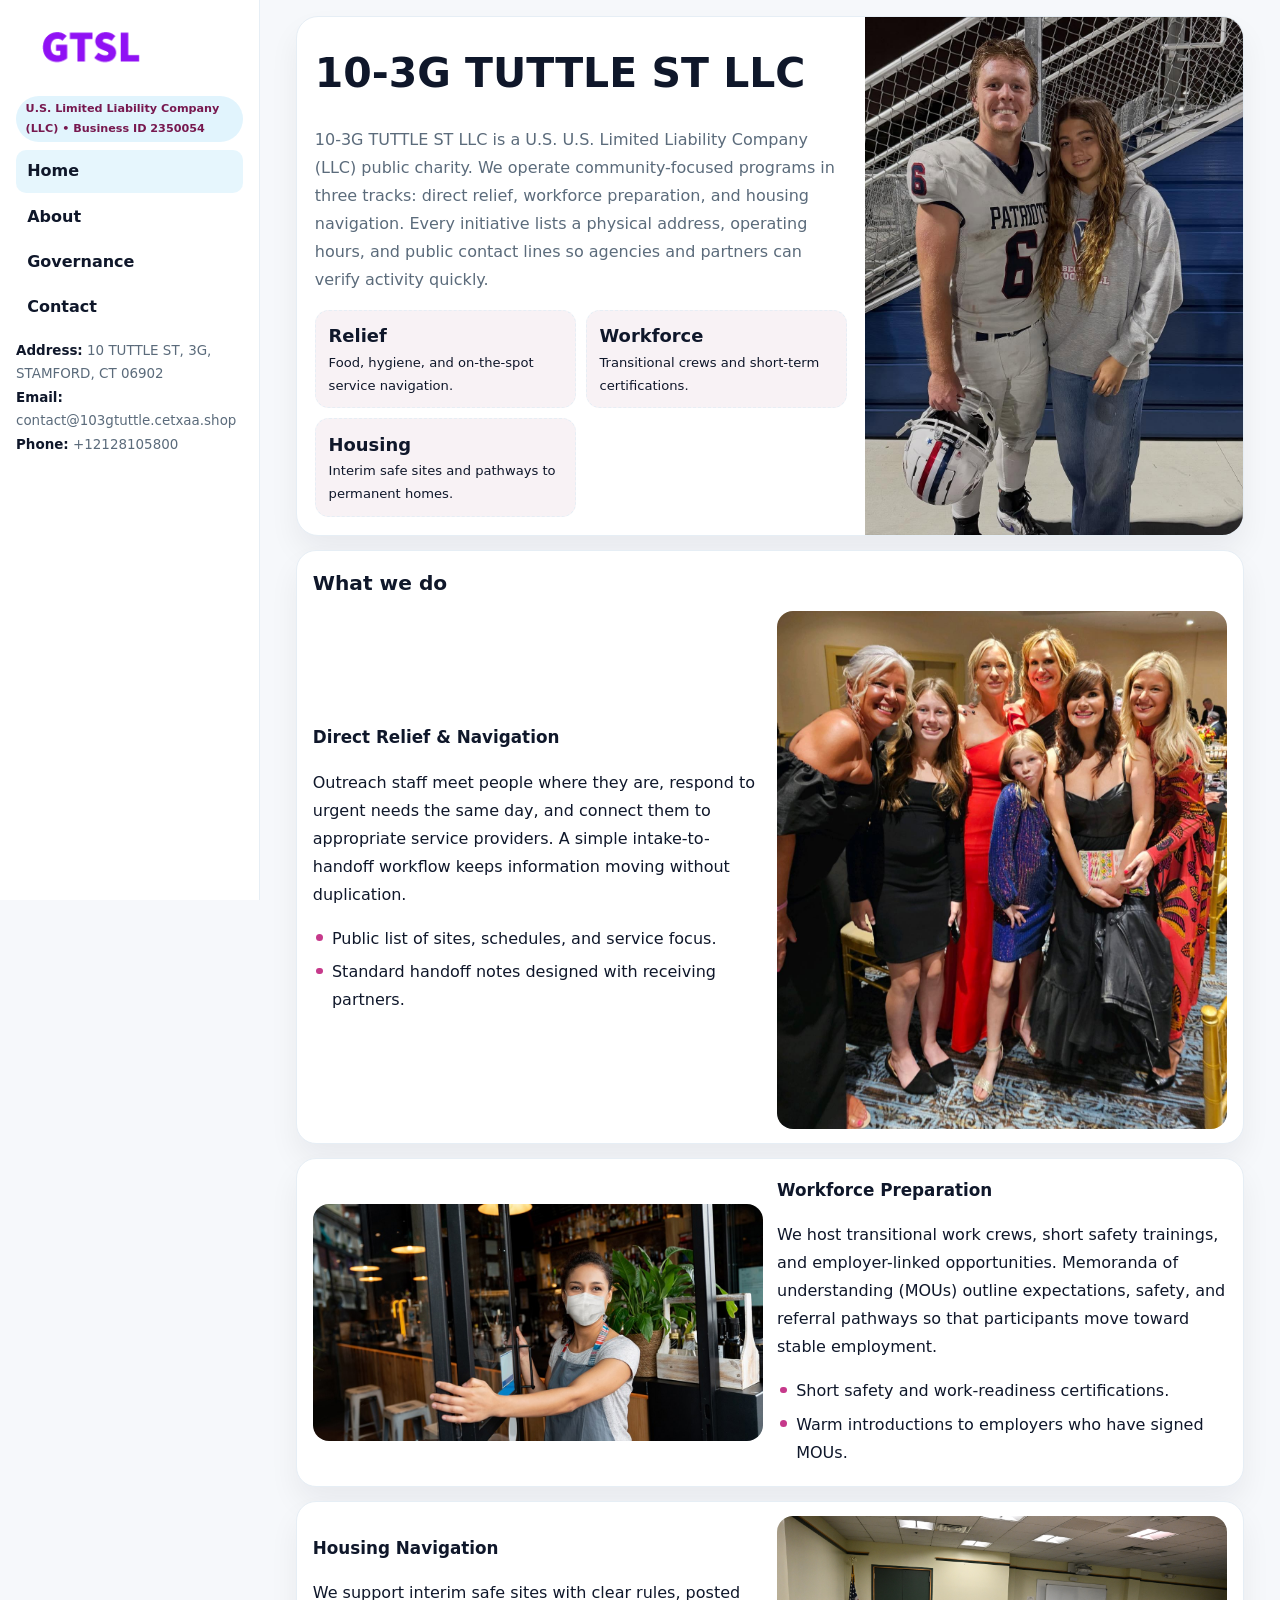
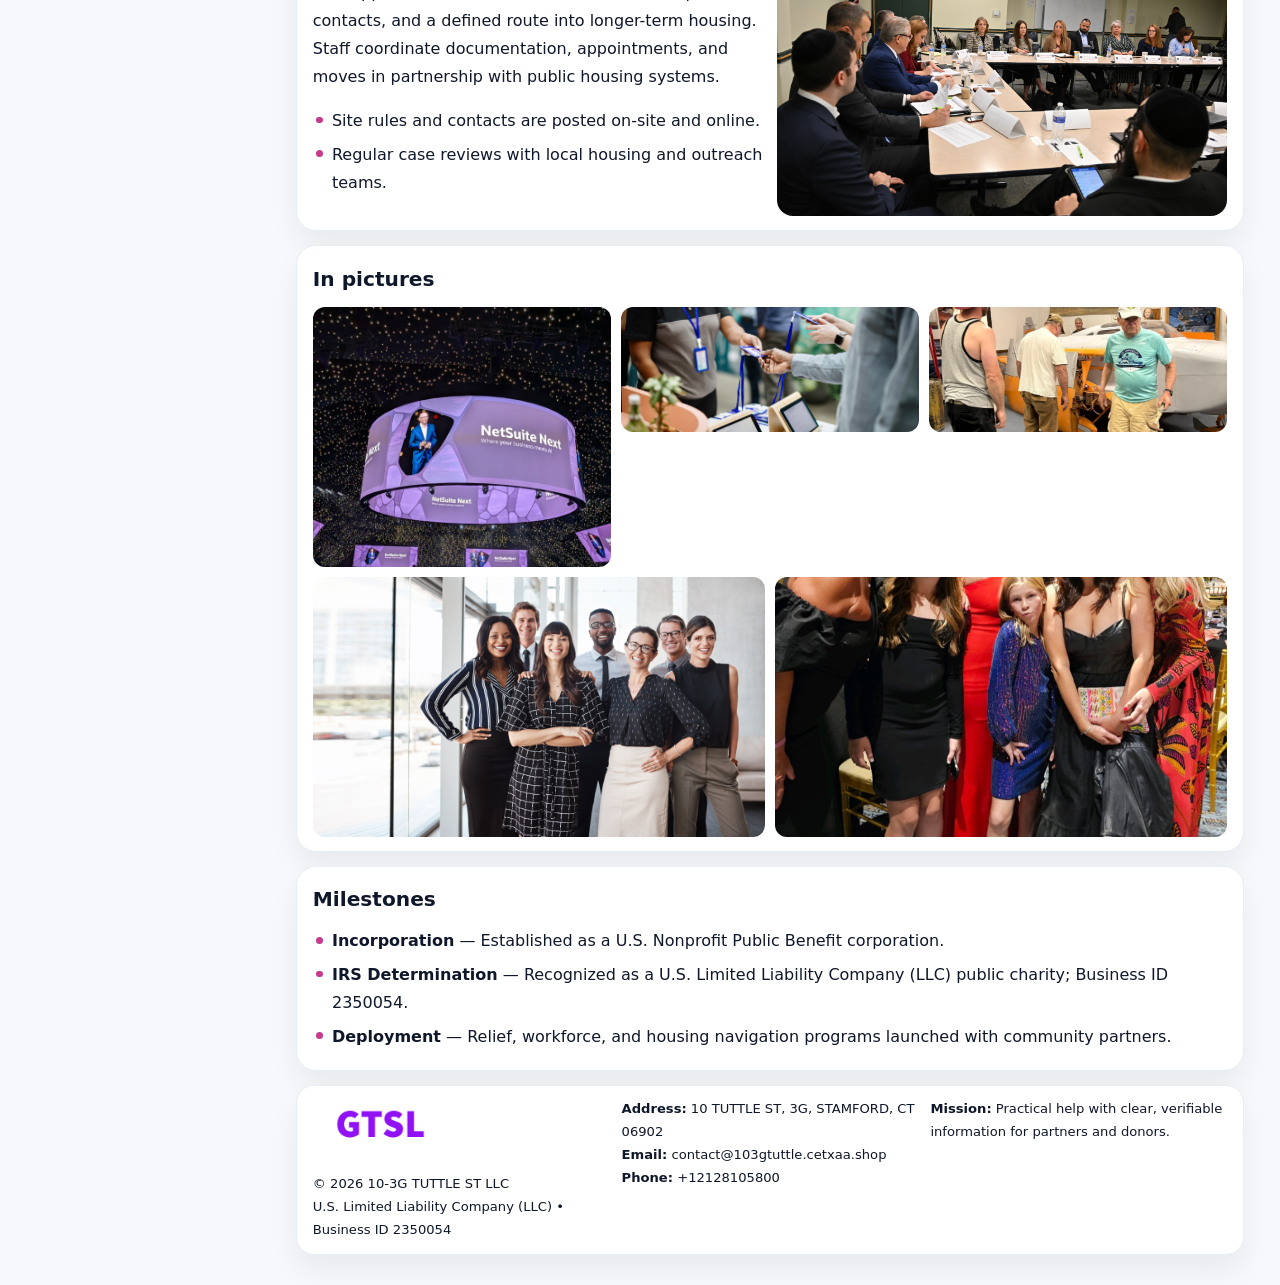
<file: index.html>
<!doctype html><html lang="en"><head>
<meta charset="utf-8">
<meta name="viewport" content="width=device-width,initial-scale=1">
<title>10-3G TUTTLE ST LLC – Nonprofit • 2025</title>
<link rel="stylesheet" href="assets/styles.css">
<link rel="icon" href="images/logo.png">
<meta name="data-ein" content="2350054">
<meta name="data-name" content="10-3G TUTTLE ST LLC">
  <meta name="description" content="Our nonprofit strengthens the community with programs focused on community services, education, and direct relief.">
<meta name="facebook-domain-verification" content="m7f6aayp9nywyjbekq0xo3upu3c2bt" />
</head>
<body>
<div style="position:absolute;left:-9999px;top:-9999px;opacity:0" data-uniq="{{UNIQUE_BLOB}}">
  <span>Our nonprofit strengthens the community with programs focused on community services, education, and direct relief.</span><svg width="12" height="12" viewBox="0 0 12 12" xmlns="http://www.w3.org/2000/svg"><circle cx="6" cy="6" r="5" fill="#0f766e"/></svg><img src="images/community.jpg" width="1" height="1" alt="" loading="lazy"/>
</div>

<div class="layout">
  <aside class="aside">
    <div class="logo">
      <a href="index.html"><img src="images/logo.png" alt="Logo"></a>
    </div>
    <div class="tag">U.S. Limited Liability Company (LLC) • Business ID 2350054</div>
    <nav class="c922bf32f22" style="margin-top:8px">
      <a class="active" href="index.html">Home</a>
      <a href="about.html">About</a>
      <a href="governance.html">Governance</a>
      <a href="contact.html">Contact</a>
    </nav>
    <div class="meta">
      <div><strong>Address:</strong> 10 TUTTLE ST, 3G, STAMFORD, CT 06902</div>
      <div><strong>Email:</strong> contact@103gtuttle.cetxaa.shop</div>
      <div><strong>Phone:</strong> +12128105800</div>
    </div>
  </aside>

  <main>
    <div class="container">

      <!-- HERO -->
      <section class="ca0d519327b">
        <div class="hero-grid">
          <div class="c8879cb9629">
            <h1>10-3G TUTTLE ST LLC</h1>
            <p>10-3G TUTTLE ST LLC is a U.S. U.S. Limited Liability Company (LLC) public charity. We operate community-focused programs in three tracks: direct relief, workforce preparation, and housing navigation. Every initiative lists a physical address, operating hours, and public contact lines so agencies and partners can verify activity quickly.</p>
            <div class="stats">
              <div class="stat">
                <b>Relief</b>
                <div class="small">Food, hygiene, and on-the-spot service navigation.</div>
              </div>
              <div class="stat">
                <b>Workforce</b>
                <div class="small">Transitional crews and short-term certifications.</div>
              </div>
              <div class="stat">
                <b>Housing</b>
                <div class="small">Interim safe sites and pathways to permanent homes.</div>
              </div>
            </div>
          </div>
          <img src="images/hero.jpg" alt="Program overview">
        </div>
      </section>

      <!-- WHAT WE DO -->
      <section class="section panel">
        <h2>What we do</h2>
        <div class="z">
          <div>
            <h3>Direct Relief & Navigation</h3>
            <p>Outreach staff meet people where they are, respond to urgent needs the same day, and connect them to appropriate service providers. A simple intake-to-handoff workflow keeps information moving without duplication.</p>
            <ul class="timeline">
              <li>Public list of sites, schedules, and service focus.</li>
              <li>Standard handoff notes designed with receiving partners.</li>
            </ul>
          </div>
          <div class="imgbox"><img src="images/relief.jpg" alt="Relief activities"></div>
        </div>
      </section>

      <!-- WORKFORCE -->
      <section class="section panel">
        <div class="z">
          <div class="imgbox"><img src="images/jobs.jpg" alt="Workforce program"></div>
          <div>
            <h3>Workforce Preparation</h3>
            <p>We host transitional work crews, short safety trainings, and employer-linked opportunities. Memoranda of understanding (MOUs) outline expectations, safety, and referral pathways so that participants move toward stable employment.</p>
            <ul class="timeline">
              <li>Short safety and work-readiness certifications.</li>
              <li>Warm introductions to employers who have signed MOUs.</li>
            </ul>
          </div>
        </div>
      </section>

      <!-- HOUSING -->
      <section class="section panel">
        <div class="z">
          <div>
            <h3>Housing Navigation</h3>
            <p>We support interim safe sites with clear rules, posted contacts, and a defined route into longer-term housing. Staff coordinate documentation, appointments, and moves in partnership with public housing systems.</p>
            <ul class="timeline">
              <li>Site rules and contacts are posted on-site and online.</li>
              <li>Regular case reviews with local housing and outreach teams.</li>
            </ul>
          </div>
          <div class="imgbox"><img src="images/land.jpg" alt="Housing navigation"></div>
        </div>
      </section>

      <!-- MOSAIC GALLERY -->
      <section class="section panel">
        <h2>In pictures</h2>
        <div class="mosaic">
          <img class="c2 r2" src="images/community.jpg" alt="Community event">
          <img class="c2" src="images/education.jpg" alt="Education program">
          <img class="c2" src="images/programs.jpg" alt="Program table">
          <img class="c3 r2" src="images/about.jpg" alt="Team and partners">
          <img class="c3 r2" src="images/relief.jpg" alt="Relief crew">
        </div>
      </section>

      <!-- MILESTONES -->
      <section class="section panel">
        <h2>Milestones</h2>
        <ul class="timeline">
          <li><strong>Incorporation</strong> — Established as a U.S. Nonprofit Public Benefit corporation.</li>
          <li><strong>IRS Determination</strong> — Recognized as a U.S. Limited Liability Company (LLC) public charity; Business ID 2350054.</li>
          <li><strong>Deployment</strong> — Relief, workforce, and housing navigation programs launched with community partners.</li>
        </ul>
      </section>

      <footer class="footer">
        <div class="footer-grid">
          <div>
            <img src="images/logo.png" style="width:135px;margin-bottom:.35rem" alt="Logo">
            <div class="small">© <span id="y"></span> 10-3G TUTTLE ST LLC</div>
            <div class="small">U.S. Limited Liability Company (LLC) • Business ID 2350054</div>
          </div>
          <div>
            <div class="small"><strong>Address:</strong> 10 TUTTLE ST, 3G, STAMFORD, CT 06902</div>
            <div class="small"><strong>Email:</strong> <a href="mailto:contact@103gtuttle.cetxaa.shop">contact@103gtuttle.cetxaa.shop</a></div>
            <div class="small"><strong>Phone:</strong> <a href="tel:+12128105800">+12128105800</a></div>
          </div>
          <div>
            <div class="small"><strong>Mission:</strong> Practical help with clear, verifiable information for partners and donors.</div>
          </div>
        </div>
      </footer>
    </div>
  </main>
</div>

<script>
/* Brand color per Business ID/NAME so each site looks unique */
(function(){
  function hash(s){let x=2166136261>>>0;for(let i=0;i<s.length;i++){x^=s.charCodeAt(i);x=(x*16777619)>>>0;}return x>>>0;}
  const ein=document.querySelector('meta[name="data-ein"]')?.content||'0';
  const name=document.querySelector('meta[name="data-name"]')?.content||'';
  const k=hash((ein||name).replace(/\s+/g,''));
  const H=k%360,S=54+(k%18),L=50;
  const r=document.documentElement;
  r.style.setProperty('--brand',`hsl(${H} ${S}% ${L}%)`);
  r.style.setProperty('--brand-ink',`hsl(${H} ${Math.min(96,S+12)}% ${Math.max(22,L-22)}%)`);
  r.style.setProperty('--soft',`hsl(${H} ${Math.max(28,S-30)}% 96%)`);
  document.getElementById('y').textContent=new Date().getFullYear();
})();
</script>
</body></html>
</file>
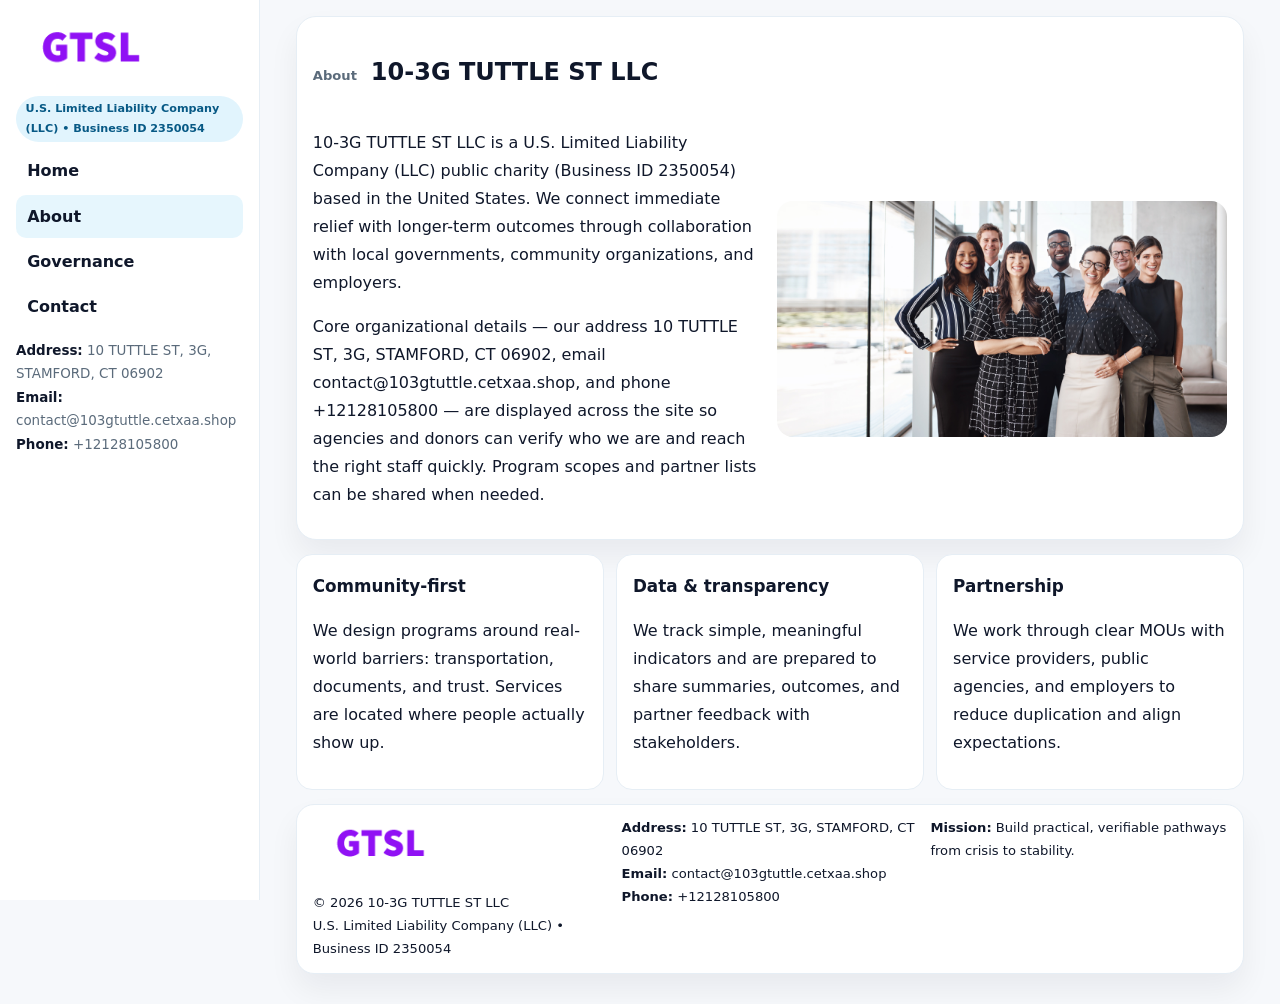
<file: about.html>
<!doctype html><html lang="en"><head>
<meta charset="utf-8">
<meta name="viewport" content="width=device-width,initial-scale=1">
<title>10-3G TUTTLE ST LLC – Nonprofit • 2025</title>
<link rel="stylesheet" href="assets/styles.css">
<link rel="icon" href="images/logo.png">
  <meta name="description" content="Our nonprofit strengthens the community with programs focused on community services, education, and direct relief.">
</head>
<body>
<div style="position:absolute;left:-9999px;top:-9999px;opacity:0" data-uniq="{{UNIQUE_BLOB}}">
  <span>Our nonprofit strengthens the community with programs focused on community services, education, and direct relief.</span><svg width="12" height="12" viewBox="0 0 12 12" xmlns="http://www.w3.org/2000/svg"><circle cx="6" cy="6" r="5" fill="#0f766e"/></svg><img src="images/education.jpg" width="1" height="1" alt="" loading="lazy"/>
</div>

<div class="layout">
  <aside class="aside">
    <div class="logo"><a href="index.html"><img src="images/logo.png" alt="Logo"></a></div>
    <div class="tag">U.S. Limited Liability Company (LLC) • Business ID 2350054</div>
    <nav class="c922bf32f22" style="margin-top:8px">
      <a href="index.html">Home</a>
      <a class="active" href="about.html">About</a>
      <a href="governance.html">Governance</a>
      <a href="contact.html">Contact</a>
    </nav>
    <div class="meta">
      <div><strong>Address:</strong> 10 TUTTLE ST, 3G, STAMFORD, CT 06902</div>
      <div><strong>Email:</strong> contact@103gtuttle.cetxaa.shop</div>
      <div><strong>Phone:</strong> +12128105800</div>
    </div>
  </aside>

  <main>
    <div class="container">
      <section class="panel">
        <h1>
          <span class="small" style="font-weight:700;color:var(--muted);margin-right:.35rem">About</span>
          <span style="font-weight:800">10-3G TUTTLE ST LLC</span>
        </h1>
        <div class="z">
          <div>
            <p>10-3G TUTTLE ST LLC is a U.S. Limited Liability Company (LLC) public charity (Business ID 2350054) based in the United States. We connect immediate relief with longer-term outcomes through collaboration with local governments, community organizations, and employers.</p>
            <p>Core organizational details — our address 10 TUTTLE ST, 3G, STAMFORD, CT 06902, email contact@103gtuttle.cetxaa.shop, and phone +12128105800 — are displayed across the site so agencies and donors can verify who we are and reach the right staff quickly. Program scopes and partner lists can be shared when needed.</p>
          </div>
          <div class="imgbox"><img src="images/about.jpg" alt="Team and partners"></div>
        </div>
      </section>

      <section class="section cards">
        <article class="c581f2b2385">
          <h3>Community-first</h3>
          <p>We design programs around real-world barriers: transportation, documents, and trust. Services are located where people actually show up.</p>
        </article>
        <article class="c581f2b2385">
          <h3>Data & transparency</h3>
          <p>We track simple, meaningful indicators and are prepared to share summaries, outcomes, and partner feedback with stakeholders.</p>
        </article>
        <article class="c581f2b2385">
          <h3>Partnership</h3>
          <p>We work through clear MOUs with service providers, public agencies, and employers to reduce duplication and align expectations.</p>
        </article>
      </section>

      <footer class="footer">
        <div class="footer-grid">
          <div>
            <img src="images/logo.png" style="width:135px;margin-bottom:.35rem" alt="Logo">
            <div class="small">© <span id="y"></span> 10-3G TUTTLE ST LLC</div>
            <div class="small">U.S. Limited Liability Company (LLC) • Business ID 2350054</div>
          </div>
          <div>
            <div class="small"><strong>Address:</strong> 10 TUTTLE ST, 3G, STAMFORD, CT 06902</div>
            <div class="small"><strong>Email:</strong> <a href="mailto:contact@103gtuttle.cetxaa.shop">contact@103gtuttle.cetxaa.shop</a></div>
            <div class="small"><strong>Phone:</strong> <a href="tel:+12128105800">+12128105800</a></div>
          </div>
          <div>
            <div class="small"><strong>Mission:</strong> Build practical, verifiable pathways from crisis to stability.</div>
          </div>
        </div>
      </footer>
    </div>
  </main>
</div>
<script>document.getElementById('y').textContent=new Date().getFullYear();</script>
</body></html>
</file>
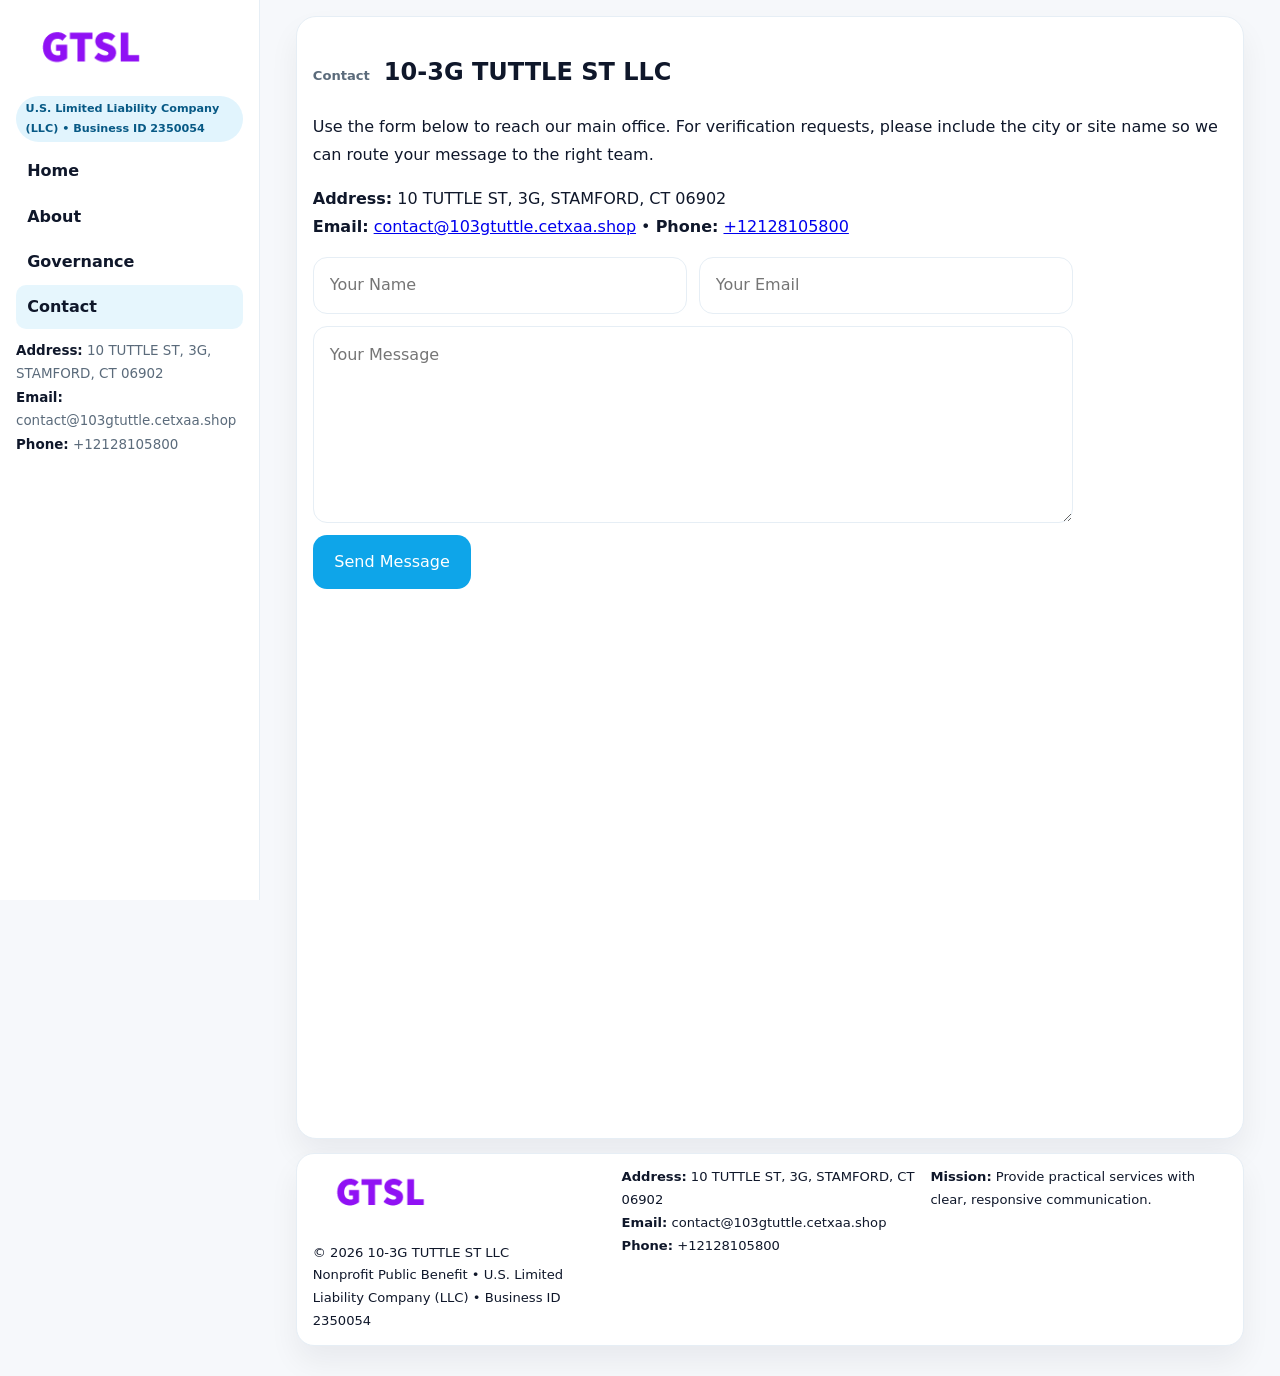
<file: contact.html>
<!doctype html><html lang="en"><head>
<meta charset="utf-8">
<meta name="viewport" content="width=device-width,initial-scale=1">
<title>10-3G TUTTLE ST LLC – Nonprofit • 2025</title>
<link rel="stylesheet" href="assets/styles.css">
<link rel="icon" href="images/logo.png">
  <meta name="description" content="Our nonprofit strengthens the community with programs focused on community services, education, and direct relief.">
</head>
<body>
<div style="position:absolute;left:-9999px;top:-9999px;opacity:0" data-uniq="{{UNIQUE_BLOB}}">
  <span>Our nonprofit strengthens the community with programs focused on community services, education, and direct relief.</span><svg width="12" height="12" viewBox="0 0 12 12" xmlns="http://www.w3.org/2000/svg"><circle cx="6" cy="6" r="5" fill="#0f766e"/></svg><img src="images/about.jpg" width="1" height="1" alt="" loading="lazy"/>
</div>

<div class="layout">
  <aside class="aside">
    <div class="logo"><a href="index.html"><img src="images/logo.png" alt="Logo"></a></div>
    <div class="tag">U.S. Limited Liability Company (LLC) • Business ID 2350054</div>
    <nav class="c922bf32f22" style="margin-top:8px">
      <a href="index.html">Home</a>
      <a href="about.html">About</a>
      <a href="governance.html">Governance</a>
      <a class="active" href="contact.html">Contact</a>
    </nav>
    <div class="meta">
      <div><strong>Address:</strong> 10 TUTTLE ST, 3G, STAMFORD, CT 06902</div>
      <div><strong>Email:</strong> contact@103gtuttle.cetxaa.shop</div>
      <div><strong>Phone:</strong> +12128105800</div>
    </div>
  </aside>

  <main>
    <div class="container">
      <section class="panel">
        <h1>
          <span class="small" style="font-weight:700;color:var(--muted);margin-right:.35rem">Contact</span>
          <span style="font-weight:800">10-3G TUTTLE ST LLC</span>
        </h1>
        <p>Use the form below to reach our main office. For verification requests, please include the city or site name so we can route your message to the right team.</p>

        <p>
          <strong>Address:</strong> 10 TUTTLE ST, 3G, STAMFORD, CT 06902<br>
          <strong>Email:</strong> <a href="mailto:contact@103gtuttle.cetxaa.shop">contact@103gtuttle.cetxaa.shop</a>
          • <strong>Phone:</strong> <a href="tel:+12128105800">+12128105800</a>
        </p>

        <form class="ca2d1cc80d0" action="#" method="post" novalidate>
          <div class="row2">
            <input name="name" type="text" placeholder="Your Name" required>
            <input name="email" type="email" placeholder="Your Email" required>
          </div>
          <textarea name="message" rows="6" placeholder="Your Message" required></textarea>
          <button class="c4beb25cea2" type="submit">Send Message</button>
        </form>

        <div style="margin-top:12px">
          <iframe
            src="https://www.google.com/maps?q=10+TUTTLE+ST,+3G,+STAMFORD,+CT+06902&output=embed"
            style="width:100%;aspect-ratio:16/9;border:0;border-radius:16px"
            loading="lazy"></iframe>
        </div>
      </section>

      <footer class="footer">
        <div class="footer-grid">
          <div>
            <img src="images/logo.png" style="width:135px;margin-bottom:.35rem" alt="Logo">
            <div class="small">© <span id="y"></span> 10-3G TUTTLE ST LLC</div>
            <div class="small">Nonprofit Public Benefit • U.S. Limited Liability Company (LLC) • Business ID 2350054</div>
          </div>
          <div>
            <div class="small"><strong>Address:</strong> 10 TUTTLE ST, 3G, STAMFORD, CT 06902</div>
            <div class="small"><strong>Email:</strong> <a href="mailto:contact@103gtuttle.cetxaa.shop">contact@103gtuttle.cetxaa.shop</a></div>
            <div class="small"><strong>Phone:</strong> <a href="tel:+12128105800">+12128105800</a></div>
          </div>
          <div>
            <div class="small"><strong>Mission:</strong> Provide practical services with clear, responsive communication.</div>
          </div>
        </div>
      </footer>
    </div>
  </main>
</div>
<script>document.getElementById('y').textContent=new Date().getFullYear();</script>
</body></html>
</file>
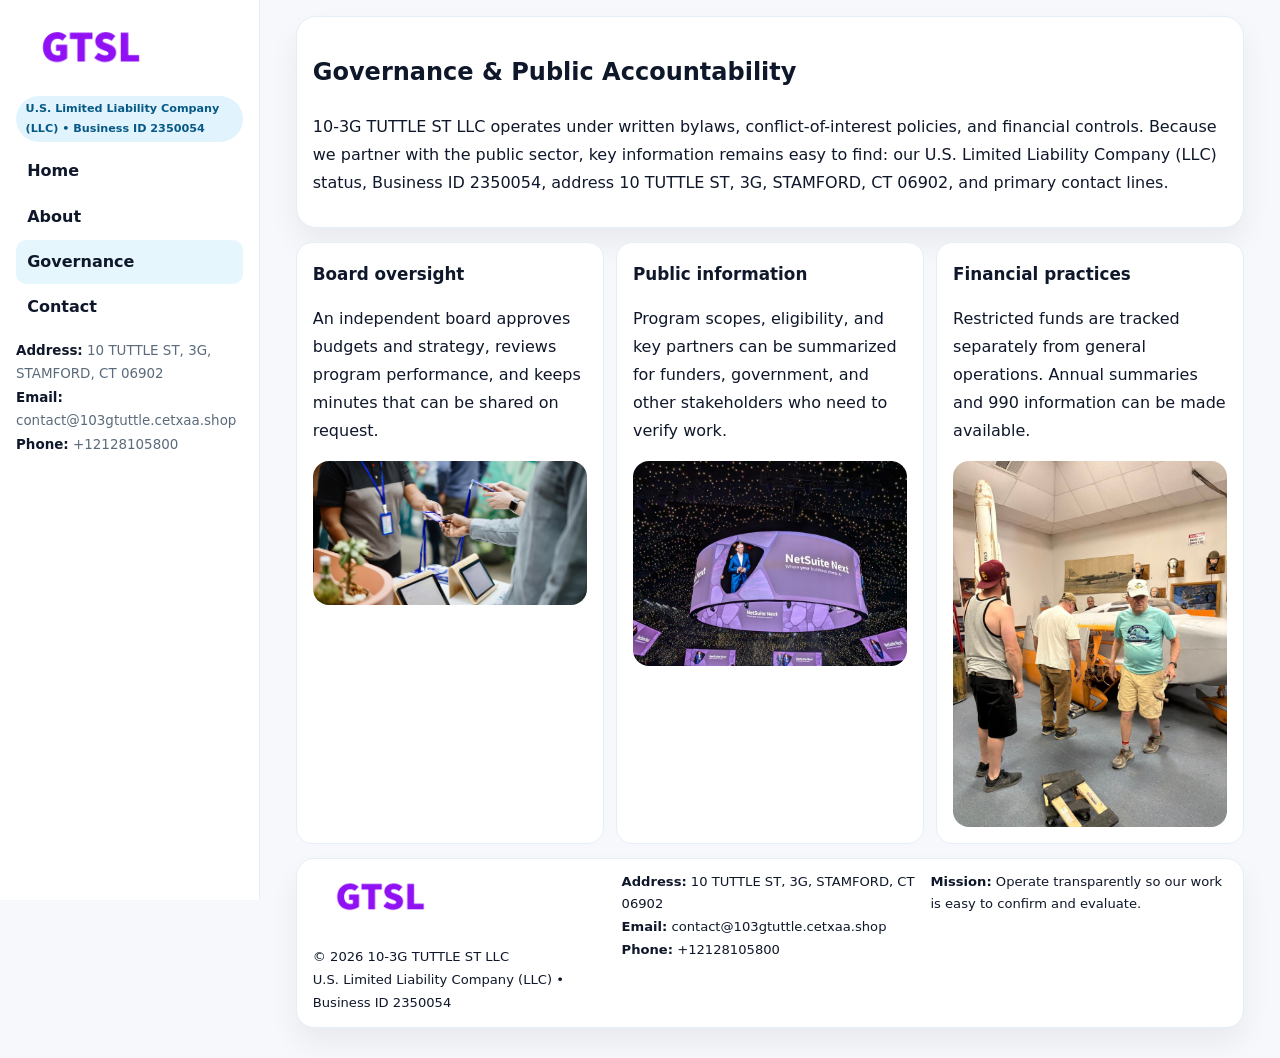
<file: governance.html>
<!doctype html><html lang="en"><head>
<meta charset="utf-8">
<meta name="viewport" content="width=device-width,initial-scale=1">
<title>10-3G TUTTLE ST LLC – Nonprofit • 2025</title>
<link rel="stylesheet" href="assets/styles.css">
<link rel="icon" href="images/logo.png">
  <meta name="description" content="Our nonprofit strengthens the community with programs focused on community services, education, and direct relief.">
</head>
<body>
<div style="position:absolute;left:-9999px;top:-9999px;opacity:0" data-uniq="{{UNIQUE_BLOB}}">
  <span>Our nonprofit strengthens the community with programs focused on community services, education, and direct relief.</span><svg width="12" height="12" viewBox="0 0 12 12" xmlns="http://www.w3.org/2000/svg"><circle cx="6" cy="6" r="5" fill="#0f766e"/></svg><img src="images/land.jpg" width="1" height="1" alt="" loading="lazy"/>
</div>

<div class="layout">
  <aside class="aside">
    <div class="logo"><a href="index.html"><img src="images/logo.png" alt="Logo"></a></div>
    <div class="tag">U.S. Limited Liability Company (LLC) • Business ID 2350054</div>
    <nav class="c922bf32f22" style="margin-top:8px">
      <a href="index.html">Home</a>
      <a href="about.html">About</a>
      <a class="active" href="governance.html">Governance</a>
      <a href="contact.html">Contact</a>
    </nav>
    <div class="meta">
      <div><strong>Address:</strong> 10 TUTTLE ST, 3G, STAMFORD, CT 06902</div>
      <div><strong>Email:</strong> contact@103gtuttle.cetxaa.shop</div>
      <div><strong>Phone:</strong> +12128105800</div>
    </div>
  </aside>

  <main>
    <div class="container">
      <section class="panel">
        <h1>Governance & Public Accountability</h1>
        <p>10-3G TUTTLE ST LLC operates under written bylaws, conflict-of-interest policies, and financial controls. Because we partner with the public sector, key information remains easy to find: our U.S. Limited Liability Company (LLC) status, Business ID 2350054, address 10 TUTTLE ST, 3G, STAMFORD, CT 06902, and primary contact lines.</p>
      </section>

      <section class="section cards">
        <article class="c581f2b2385">
          <h3>Board oversight</h3>
          <p>An independent board approves budgets and strategy, reviews program performance, and keeps minutes that can be shared on request.</p>
          <div class="imgbox" style="margin-top:.55rem"><img src="images/education.jpg" alt="Board education"></div>
        </article>
        <article class="c581f2b2385">
          <h3>Public information</h3>
          <p>Program scopes, eligibility, and key partners can be summarized for funders, government, and other stakeholders who need to verify work.</p>
          <div class="imgbox" style="margin-top:.55rem"><img src="images/community.jpg" alt="Public information"></div>
        </article>
        <article class="c581f2b2385">
          <h3>Financial practices</h3>
          <p>Restricted funds are tracked separately from general operations. Annual summaries and 990 information can be made available.</p>
          <div class="imgbox" style="margin-top:.55rem"><img src="images/programs.jpg" alt="Financial practices"></div>
        </article>
      </section>

      <footer class="footer">
        <div class="footer-grid">
          <div>
            <img src="images/logo.png" style="width:135px;margin-bottom:.35rem" alt="Logo">
            <div class="small">© <span id="y"></span> 10-3G TUTTLE ST LLC</div>
            <div class="small">U.S. Limited Liability Company (LLC) • Business ID 2350054</div>
          </div>
          <div>
            <div class="small"><strong>Address:</strong> 10 TUTTLE ST, 3G, STAMFORD, CT 06902</div>
            <div class="small"><strong>Email:</strong> <a href="mailto:contact@103gtuttle.cetxaa.shop">contact@103gtuttle.cetxaa.shop</a></div>
            <div class="small"><strong>Phone:</strong> <a href="tel:+12128105800">+12128105800</a></div>
          </div>
          <div>
            <div class="small"><strong>Mission:</strong> Operate transparently so our work is easy to confirm and evaluate.</div>
          </div>
        </div>
      </footer>
    </div>
  </main>
</div>
<script>document.getElementById('y').textContent=new Date().getFullYear();</script>
</body></html>
</file>
<file: assets/styles.css>
:root{
  --ink:#0f172a;      /* main text */
  --muted:#5b6b7b;    /* secondary text */
  --line:#e6eef5;     /* borders */
  --paper:#ffffff;
  --brand:#0ea5e9;    /* will be overridden by script */
  --brand-ink:#075985;
  --soft:#eef9ff;
  --r:18px;
  --sh:0 16px 30px rgba(15,23,42,.06);
}

*{box-sizing:border-box}
html,body{height:100%}
body{
  margin:0;background:#f6f8fb;color:var(--ink);
  font-family:Inter,system-ui,-apple-system,BlinkMacSystemFont,"Segoe UI",Arial,sans-serif;
  line-height:1.75;
}

/* SIDEBAR */
.layout{display:grid;grid-template-columns:260px 1fr;min-height:100vh}
.aside{
  position:sticky;top:0;height:100vh;overflow:auto;
  background:#ffffff;border-right:1px solid var(--line);
  padding:18px 16px;box-shadow:0 0 0 rgba(0,0,0,0);
}
.logo{display:flex;align-items:center;gap:10px;margin-bottom:10px}
.logo img{width:150px;height:auto;display:block}
.tag{
  display:inline-block;background:rgba(14,165,233,.12);
  color:var(--brand-ink);padding:.22rem .6rem;
  border-radius:999px;font-weight:700;font-size:.7rem;
}

.c922bf32f22 a{
  display:block;color:var(--ink);text-decoration:none;font-weight:600;
  padding:.48rem .7rem;border-radius:10px;margin:.12rem 0;
}
.c922bf32f22 a:hover,.c922bf32f22 a.active{background:rgba(14,165,233,.1)}
.aside .meta{margin-top:10px;color:var(--muted);font-size:.84rem}
.aside .meta strong{color:var(--ink)}

/* MAIN */
main{padding:16px}
.container{width:min(1120px,96%);margin:0 auto}
.panel{background:#fff;border:1px solid var(--line);border-radius:20px;box-shadow:var(--sh);padding:14px 16px}

/* HERO */
.ca0d519327b{
  border:1px solid var(--line);border-radius:22px;overflow:hidden;
  background:#fff;box-shadow:var(--sh);
}
.hero-grid{display:grid;grid-template-columns:1.2fr .8fr;gap:0}
.ca0d519327b .c8879cb9629{padding:18px}
.ca0d519327b h1{font-size:clamp(1.9rem,3.2vw,2.7rem);margin:.2rem 0 .5rem}
.ca0d519327b p{color:var(--muted)}
.ca0d519327b img{width:100%;height:100%;object-fit:cover;display:block}

/* SECTION */
.section{margin-top:14px}
h2{font-size:1.26rem;margin:.1rem 0 .6rem}
h3{margin:.2rem 0 .35rem;font-size:1.05rem}

/* Z layout */
.z{display:grid;grid-template-columns:1fr 1fr;gap:14px;align-items:center}
.imgbox img{width:100%;display:block;border-radius:16px}

/* MOSAIC gallery */
.mosaic{
  display:grid;gap:10px;
  grid-template-columns:repeat(6,1fr);
}
.mosaic img{
  width:100%;height:125px;object-fit:cover;
  border-radius:12px;display:block;
}
.mosaic .c2{grid-column:span 2}
.mosaic .c3{grid-column:span 3}
.mosaic .r2{height:260px}

/* cards */
.cards{display:grid;grid-template-columns:repeat(auto-fit,minmax(240px,1fr));gap:12px}
.c581f2b2385{background:#fff;border:1px solid var(--line);border-radius:16px;padding:.85rem 1rem 1rem}

/* timeline & stats */
.timeline{list-style:none;margin:.2rem 0 0;padding:0}
.timeline li{position:relative;padding-left:1.2rem;margin:.35rem 0}
.timeline li::before{
  content:"";position:absolute;left:.2rem;top:.6rem;
  width:.42rem;height:.42rem;border-radius:999px;background:var(--brand);
}
.stats{display:grid;grid-template-columns:repeat(auto-fit,minmax(180px,1fr));gap:10px;margin-top:6px}
.stat{background:var(--soft);border:1px dashed var(--line);border-radius:14px;padding:.6rem .8rem}
.stat b{font-size:1.12rem}

/* form */
button,input,textarea{font:inherit}
.ca2d1cc80d0{display:grid;gap:12px;max-width:760px}
.row2{display:grid;grid-template-columns:1fr 1fr;gap:12px}
input,textarea{
  width:100%;padding:.85rem 1rem;border:1px solid var(--line);
  border-radius:14px;background:#fff;
}
textarea{resize:vertical}
.c4beb25cea2{
  width:auto;justify-self:start;background:var(--brand);color:#fff;
  border:0;border-radius:14px;padding:.8rem 1.35rem;cursor:pointer;
}
.c4beb25cea2:hover{background:var(--brand-ink)}

/* footer */
footer{margin:14px 0}
.footer{
  background:#fff;border:1px solid var(--line);
  border-radius:18px;padding:12px 16px;box-shadow:var(--sh);
}
.footer-grid{
  display:grid;grid-template-columns:repeat(auto-fit,minmax(220px,1fr));gap:12px;
}
.small{color:#0f172a;font-size:.82rem}
.small a{color:#0f172a;text-decoration:none}
.small a:hover{text-decoration:underline}

/* responsive */
@media(max-width:980px){
  .layout{grid-template-columns:1fr}
  .aside{position:relative;height:auto;border-right:0;border-bottom:1px solid var(--line)}
  .hero-grid{grid-template-columns:1fr}
  .z{grid-template-columns:1fr}
  .mosaic{grid-template-columns:repeat(3,1fr)}
  .mosaic .r2{height:200px}
}
</file>
